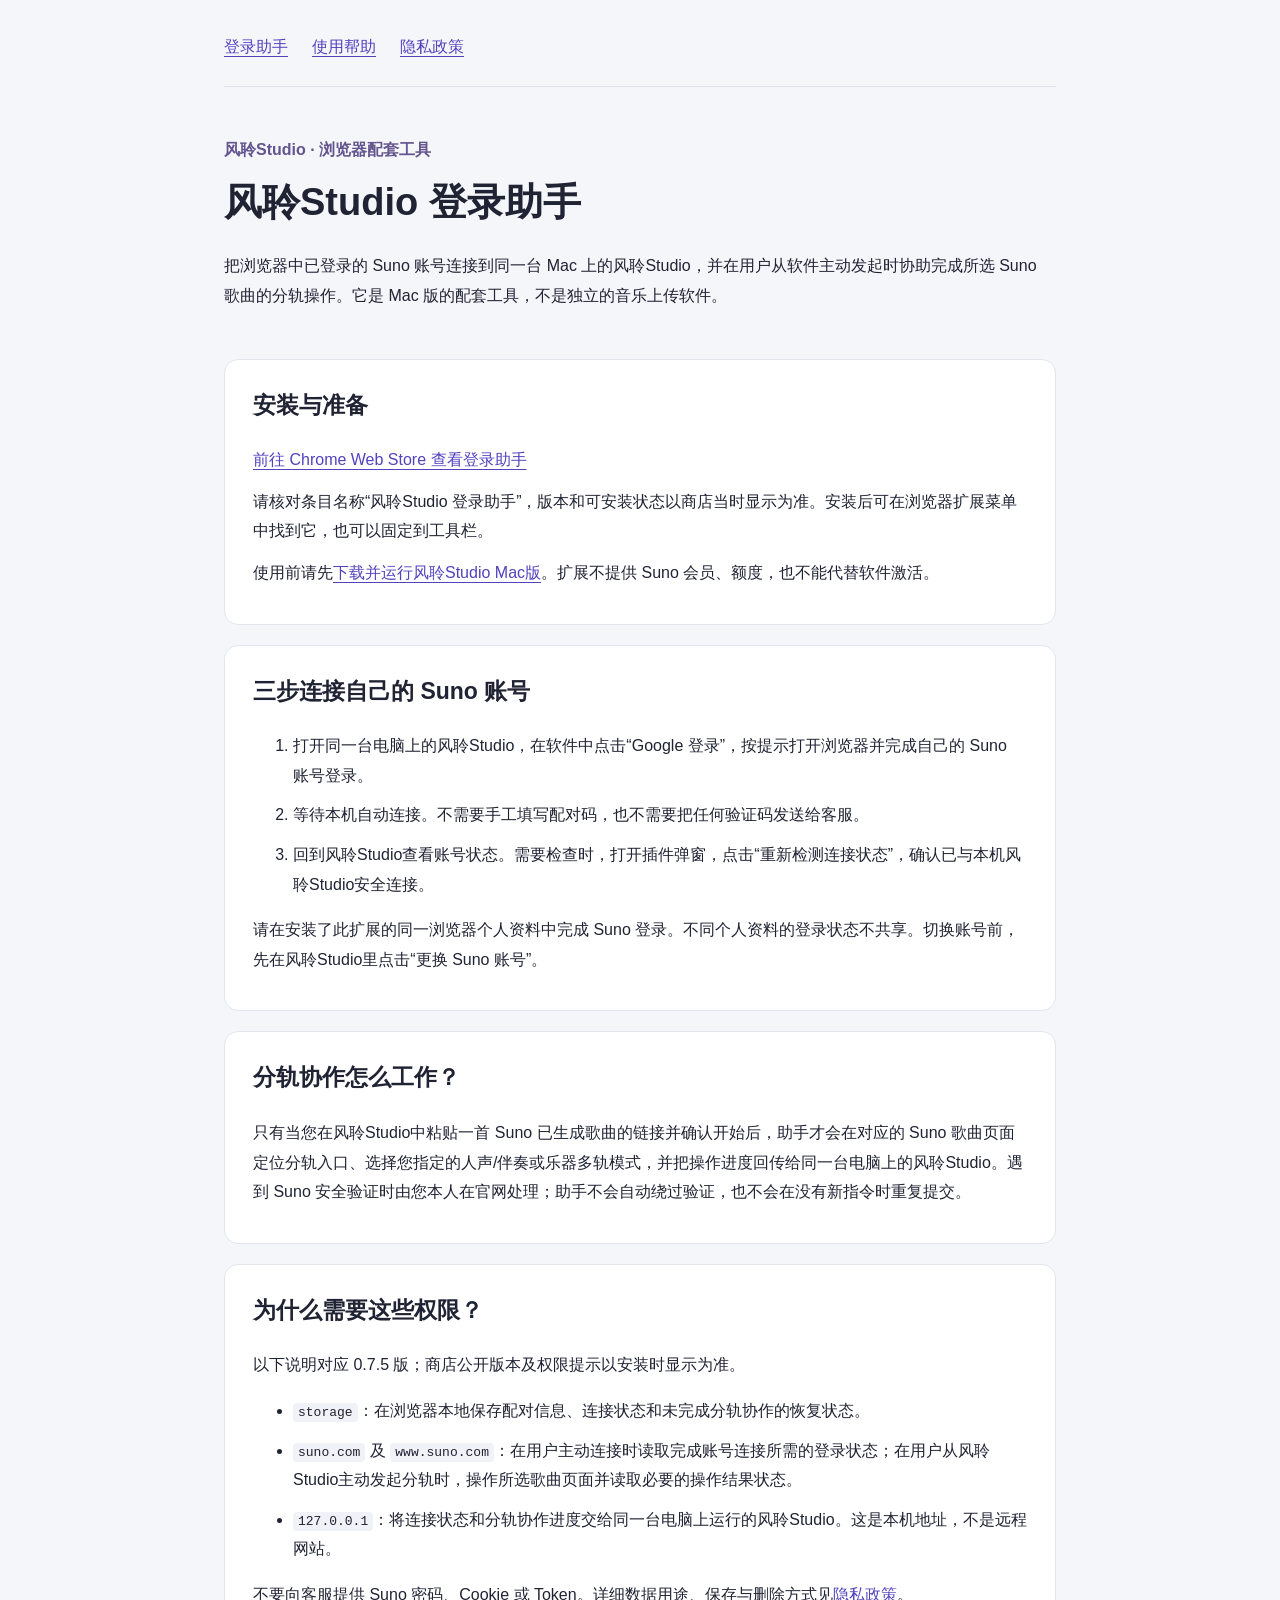
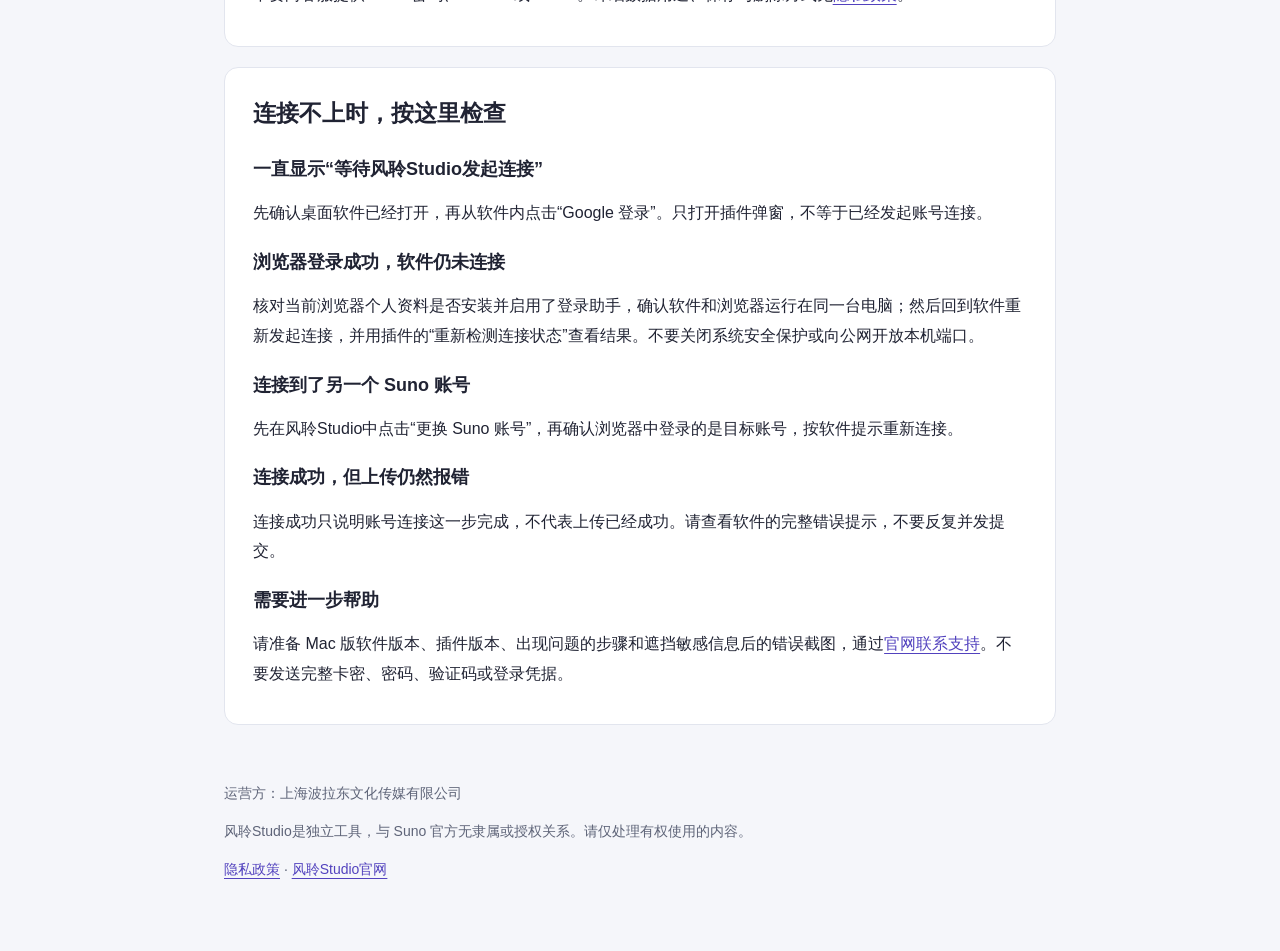
<file: index.html>
<!doctype html>
<html lang="zh-CN">
<head>
  <meta charset="utf-8">
  <meta name="viewport" content="width=device-width, initial-scale=1">
  <meta name="description" content="风聆Studio 登录助手的官方扩展介绍、连接步骤与使用帮助。">
  <title>风聆Studio 登录助手｜介绍与帮助</title>
  <link rel="stylesheet" href="style.css">
</head>
<body>
<main>
  <nav aria-label="页面导航"><a href="./">登录助手</a><a href="#troubleshooting">使用帮助</a><a href="privacy.html">隐私政策</a></nav>
  <header><p class="eyebrow">风聆Studio · 浏览器配套工具</p><h1>风聆Studio 登录助手</h1><p>把浏览器中已登录的 Suno 账号连接到同一台 Mac 上的风聆Studio，并在用户从软件主动发起时协助完成所选 Suno 歌曲的分轨操作。它是 Mac 版的配套工具，不是独立的音乐上传软件。</p></header>
  <section><h2>安装与准备</h2><p><a href="https://chromewebstore.google.com/detail/dmedfhdejdgipmeoepbnioakmmfhhgce">前往 Chrome Web Store 查看登录助手</a></p><p>请核对条目名称“风聆Studio 登录助手”，版本和可安装状态以商店当时显示为准。安装后可在浏览器扩展菜单中找到它，也可以固定到工具栏。</p><p>使用前请先<a href="https://gnmusic.cn/fengling/">下载并运行风聆Studio Mac版</a>。扩展不提供 Suno 会员、额度，也不能代替软件激活。</p></section>
  <section><h2>三步连接自己的 Suno 账号</h2><ol><li>打开同一台电脑上的风聆Studio，在软件中点击“Google 登录”，按提示打开浏览器并完成自己的 Suno 账号登录。</li><li>等待本机自动连接。不需要手工填写配对码，也不需要把任何验证码发送给客服。</li><li>回到风聆Studio查看账号状态。需要检查时，打开插件弹窗，点击“重新检测连接状态”，确认已与本机风聆Studio安全连接。</li></ol><p>请在安装了此扩展的同一浏览器个人资料中完成 Suno 登录。不同个人资料的登录状态不共享。切换账号前，先在风聆Studio里点击“更换 Suno 账号”。</p></section>
  <section><h2>分轨协作怎么工作？</h2><p>只有当您在风聆Studio中粘贴一首 Suno 已生成歌曲的链接并确认开始后，助手才会在对应的 Suno 歌曲页面定位分轨入口、选择您指定的人声/伴奏或乐器多轨模式，并把操作进度回传给同一台电脑上的风聆Studio。遇到 Suno 安全验证时由您本人在官网处理；助手不会自动绕过验证，也不会在没有新指令时重复提交。</p></section>
  <section><h2>为什么需要这些权限？</h2><p>以下说明对应 0.7.5 版；商店公开版本及权限提示以安装时显示为准。</p><ul><li><code>storage</code>：在浏览器本地保存配对信息、连接状态和未完成分轨协作的恢复状态。</li><li><code>suno.com</code> 及 <code>www.suno.com</code>：在用户主动连接时读取完成账号连接所需的登录状态；在用户从风聆Studio主动发起分轨时，操作所选歌曲页面并读取必要的操作结果状态。</li><li><code>127.0.0.1</code>：将连接状态和分轨协作进度交给同一台电脑上运行的风聆Studio。这是本机地址，不是远程网站。</li></ul><p>不要向客服提供 Suno 密码、Cookie 或 Token。详细数据用途、保存与删除方式见<a href="privacy.html">隐私政策</a>。</p></section>
  <section id="troubleshooting"><h2>连接不上时，按这里检查</h2><h3>一直显示“等待风聆Studio发起连接”</h3><p>先确认桌面软件已经打开，再从软件内点击“Google 登录”。只打开插件弹窗，不等于已经发起账号连接。</p><h3>浏览器登录成功，软件仍未连接</h3><p>核对当前浏览器个人资料是否安装并启用了登录助手，确认软件和浏览器运行在同一台电脑；然后回到软件重新发起连接，并用插件的“重新检测连接状态”查看结果。不要关闭系统安全保护或向公网开放本机端口。</p><h3>连接到了另一个 Suno 账号</h3><p>先在风聆Studio中点击“更换 Suno 账号”，再确认浏览器中登录的是目标账号，按软件提示重新连接。</p><h3>连接成功，但上传仍然报错</h3><p>连接成功只说明账号连接这一步完成，不代表上传已经成功。请查看软件的完整错误提示，不要反复并发提交。</p><h3>需要进一步帮助</h3><p>请准备 Mac 版软件版本、插件版本、出现问题的步骤和遮挡敏感信息后的错误截图，通过<a href="https://gnmusic.cn/">官网联系支持</a>。不要发送完整卡密、密码、验证码或登录凭据。</p></section>
  <footer><p>运营方：上海波拉东文化传媒有限公司</p><p>风聆Studio是独立工具，与 Suno 官方无隶属或授权关系。请仅处理有权使用的内容。</p><p><a href="privacy.html">隐私政策</a> · <a href="https://gnmusic.cn/">风聆Studio官网</a></p></footer>
</main>
</body>
</html>
</file>
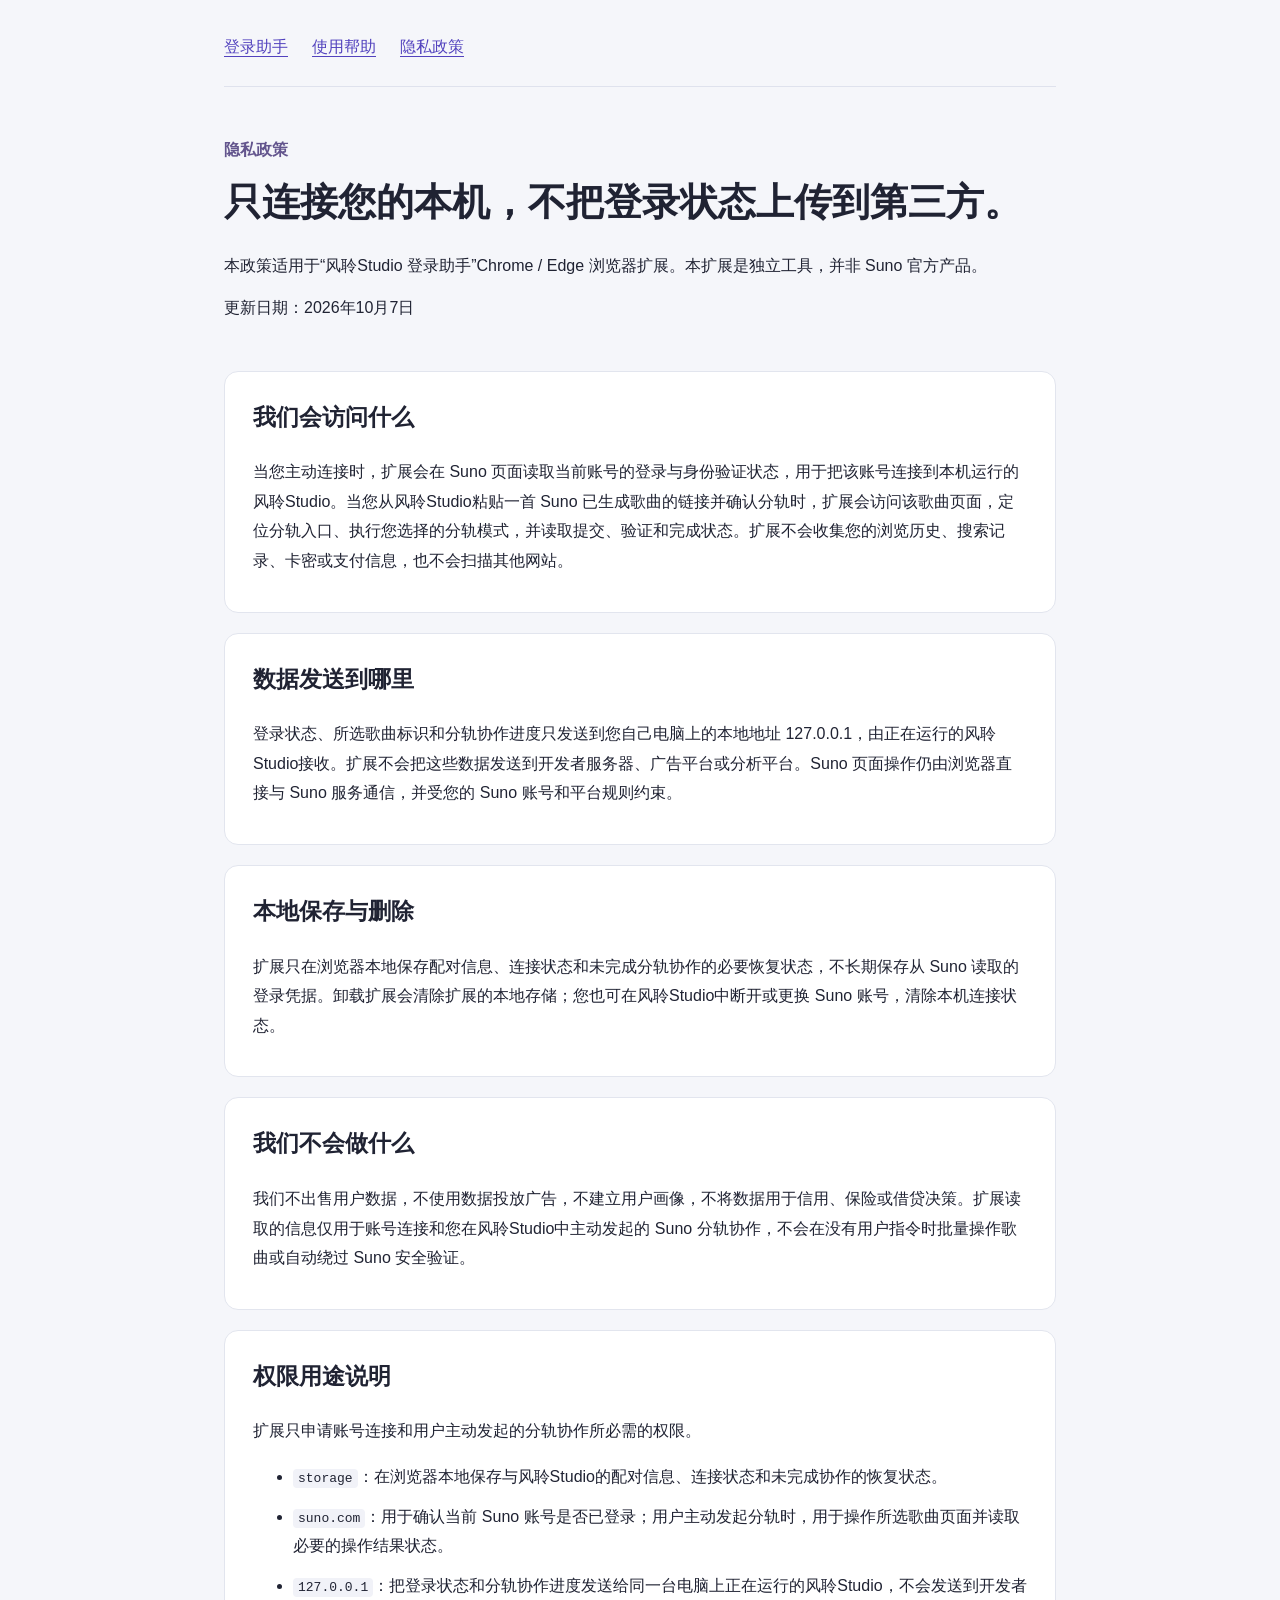
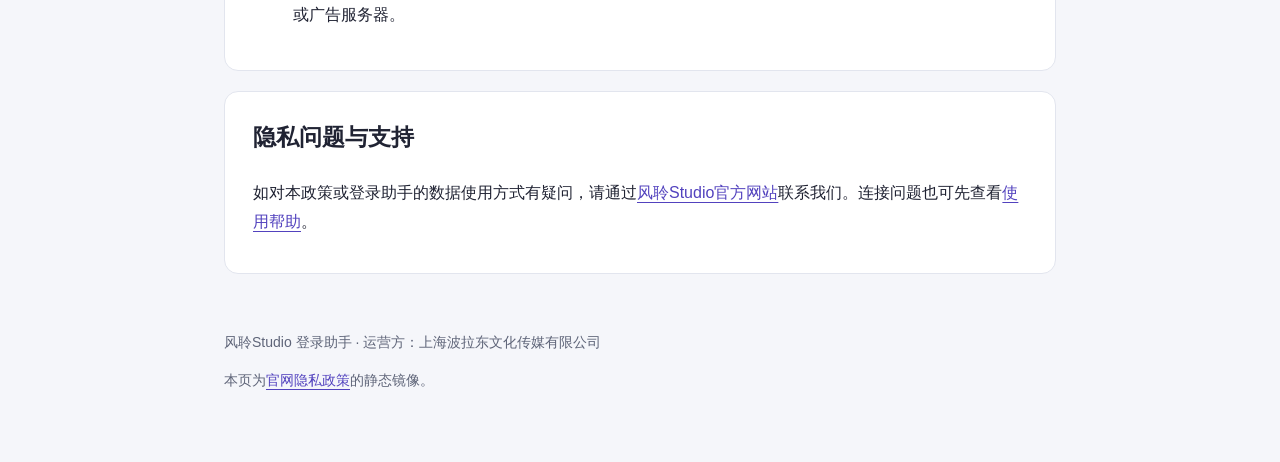
<file: privacy.html>
<!doctype html>
<html lang="zh-CN">
<head>
  <meta charset="utf-8">
  <meta name="viewport" content="width=device-width, initial-scale=1">
  <meta name="description" content="风聆Studio 登录助手的数据使用、权限、本地保存与删除说明。">
  <title>隐私政策｜风聆Studio 登录助手</title>
  <link rel="stylesheet" href="style.css">
</head>
<body>
<main>
  <nav aria-label="页面导航"><a href="./">登录助手</a><a href="./#troubleshooting">使用帮助</a><a href="privacy.html" aria-current="page">隐私政策</a></nav>
  <header><p class="eyebrow">隐私政策</p><h1>只连接您的本机，不把登录状态上传到第三方。</h1><p>本政策适用于“风聆Studio 登录助手”Chrome / Edge 浏览器扩展。本扩展是独立工具，并非 Suno 官方产品。</p><p>更新日期：2026年10月7日</p></header>
  <section><h2>我们会访问什么</h2><p>当您主动连接时，扩展会在 Suno 页面读取当前账号的登录与身份验证状态，用于把该账号连接到本机运行的风聆Studio。当您从风聆Studio粘贴一首 Suno 已生成歌曲的链接并确认分轨时，扩展会访问该歌曲页面，定位分轨入口、执行您选择的分轨模式，并读取提交、验证和完成状态。扩展不会收集您的浏览历史、搜索记录、卡密或支付信息，也不会扫描其他网站。</p></section>
  <section><h2>数据发送到哪里</h2><p>登录状态、所选歌曲标识和分轨协作进度只发送到您自己电脑上的本地地址 127.0.0.1，由正在运行的风聆Studio接收。扩展不会把这些数据发送到开发者服务器、广告平台或分析平台。Suno 页面操作仍由浏览器直接与 Suno 服务通信，并受您的 Suno 账号和平台规则约束。</p></section>
  <section><h2>本地保存与删除</h2><p>扩展只在浏览器本地保存配对信息、连接状态和未完成分轨协作的必要恢复状态，不长期保存从 Suno 读取的登录凭据。卸载扩展会清除扩展的本地存储；您也可在风聆Studio中断开或更换 Suno 账号，清除本机连接状态。</p></section>
  <section><h2>我们不会做什么</h2><p>我们不出售用户数据，不使用数据投放广告，不建立用户画像，不将数据用于信用、保险或借贷决策。扩展读取的信息仅用于账号连接和您在风聆Studio中主动发起的 Suno 分轨协作，不会在没有用户指令时批量操作歌曲或自动绕过 Suno 安全验证。</p></section>
  <section><h2>权限用途说明</h2><p>扩展只申请账号连接和用户主动发起的分轨协作所必需的权限。</p><ul><li><code>storage</code>：在浏览器本地保存与风聆Studio的配对信息、连接状态和未完成协作的恢复状态。</li><li><code>suno.com</code>：用于确认当前 Suno 账号是否已登录；用户主动发起分轨时，用于操作所选歌曲页面并读取必要的操作结果状态。</li><li><code>127.0.0.1</code>：把登录状态和分轨协作进度发送给同一台电脑上正在运行的风聆Studio，不会发送到开发者或广告服务器。</li></ul></section>
  <section><h2>隐私问题与支持</h2><p>如对本政策或登录助手的数据使用方式有疑问，请通过<a href="https://gnmusic.cn/">风聆Studio官方网站</a>联系我们。连接问题也可先查看<a href="./#troubleshooting">使用帮助</a>。</p></section>
  <footer><p>风聆Studio 登录助手 · 运营方：上海波拉东文化传媒有限公司</p><p>本页为<a href="https://gnmusic.cn/privacy/">官网隐私政策</a>的静态镜像。</p></footer>
</main>
</body>
</html>
</file>
<file: style.css>
:root { color-scheme: light; font-family: -apple-system, BlinkMacSystemFont, "Segoe UI", "PingFang SC", "Microsoft YaHei", sans-serif; color: #202333; background: #f5f6fa; }
* { box-sizing: border-box; }
body { margin: 0; line-height: 1.85; }
main { max-width: 880px; margin: auto; padding: 32px 24px 56px; }
nav { display: flex; flex-wrap: wrap; gap: 12px 24px; padding-bottom: 24px; border-bottom: 1px solid #dfe2ed; }
header { padding: 36px 0 16px; }
h1 { line-height: 1.4; font-size: clamp(28px, 5vw, 38px); margin: 8px 0 22px; }
h2 { font-size: 23px; margin-top: 0; }
h3 { font-size: 18px; margin-bottom: 4px; }
section { background: white; border: 1px solid #e2e5ee; border-radius: 14px; padding: 24px 28px; margin: 20px 0; scroll-margin-top: 20px; }
p { margin: 12px 0; }
li { margin: 10px 0; }
a { color: #5242be; text-underline-offset: 4px; overflow-wrap: anywhere; }
a:hover { color: #2c2284; }
a:focus-visible { outline: 3px solid #8aa3ff; outline-offset: 4px; }
code { background: #f1f2f8; border-radius: 4px; padding: 2px 5px; overflow-wrap: anywhere; }
.eyebrow { color: #63558d; font-weight: 600; }
footer { color: #5e6478; padding-top: 24px; font-size: 14px; }
@media (max-width: 520px) { main { padding: 20px 16px 40px; } section { padding: 20px; } }
</file>
